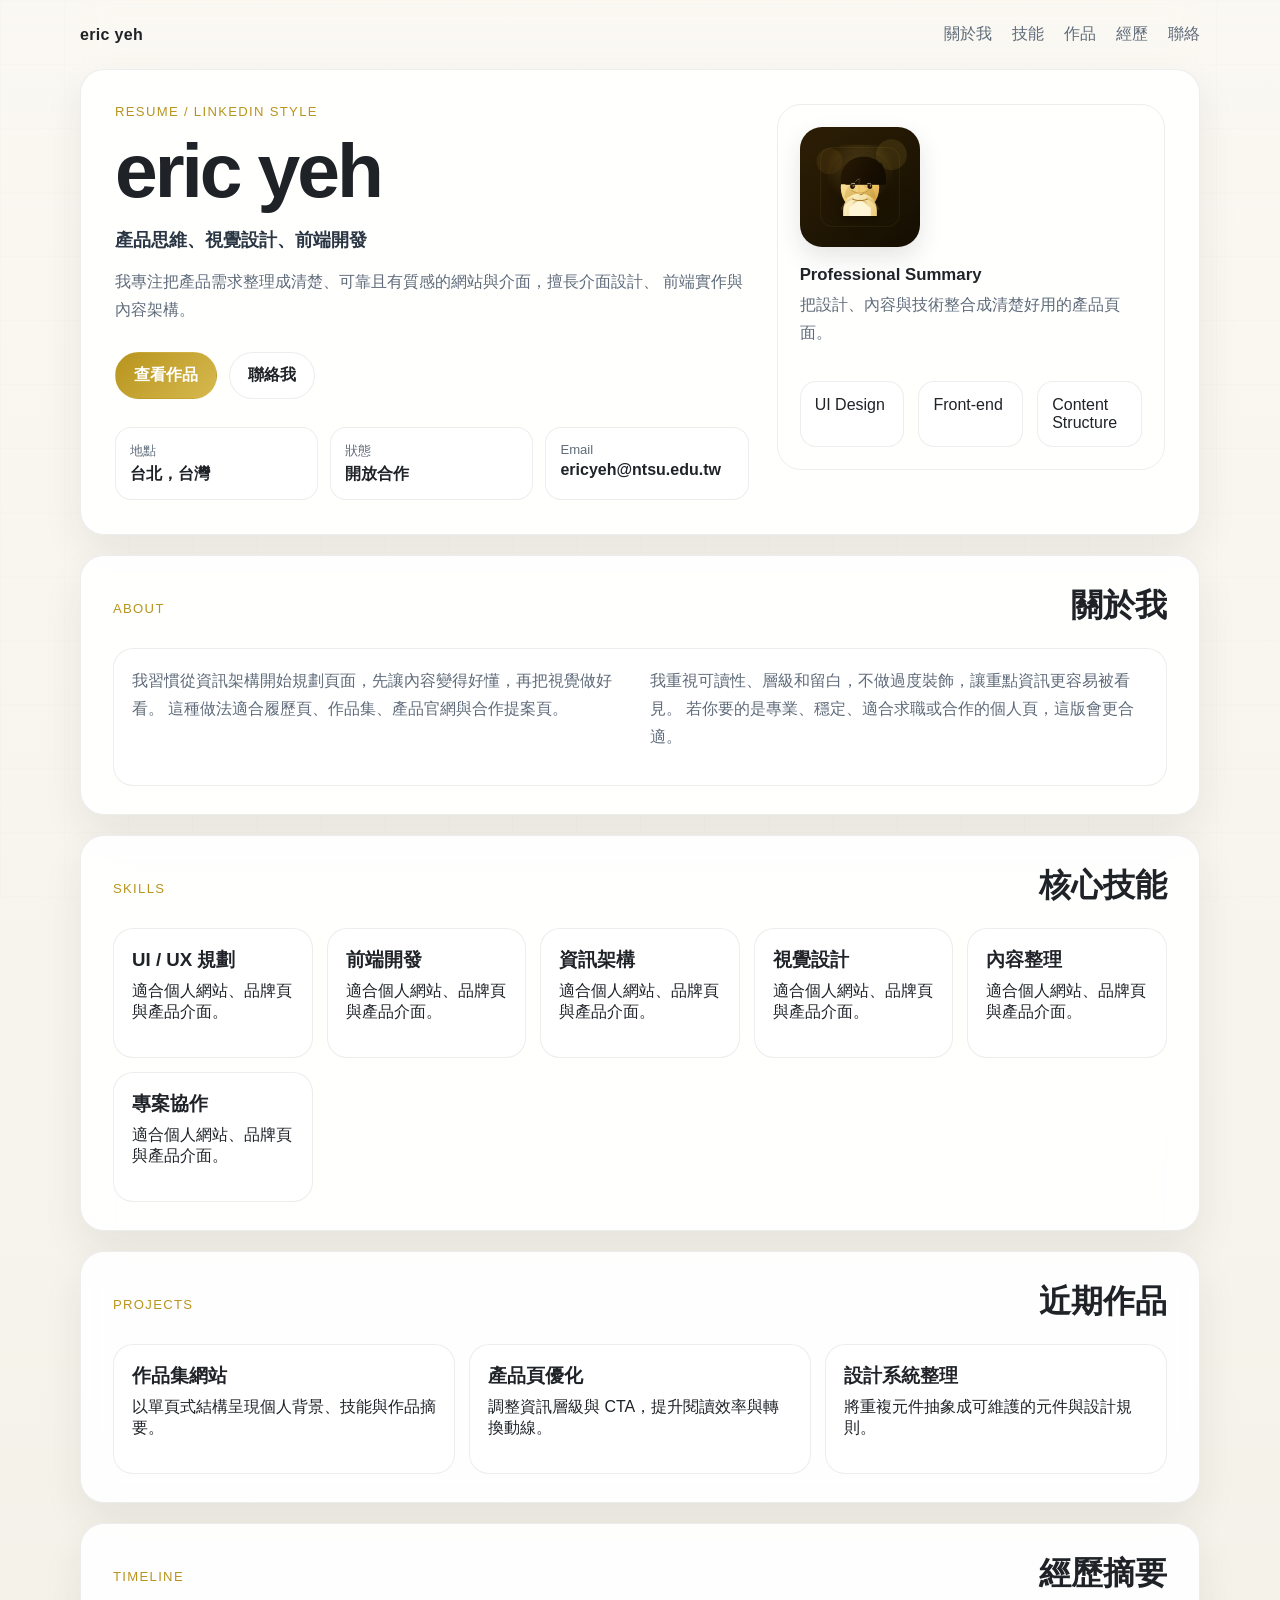
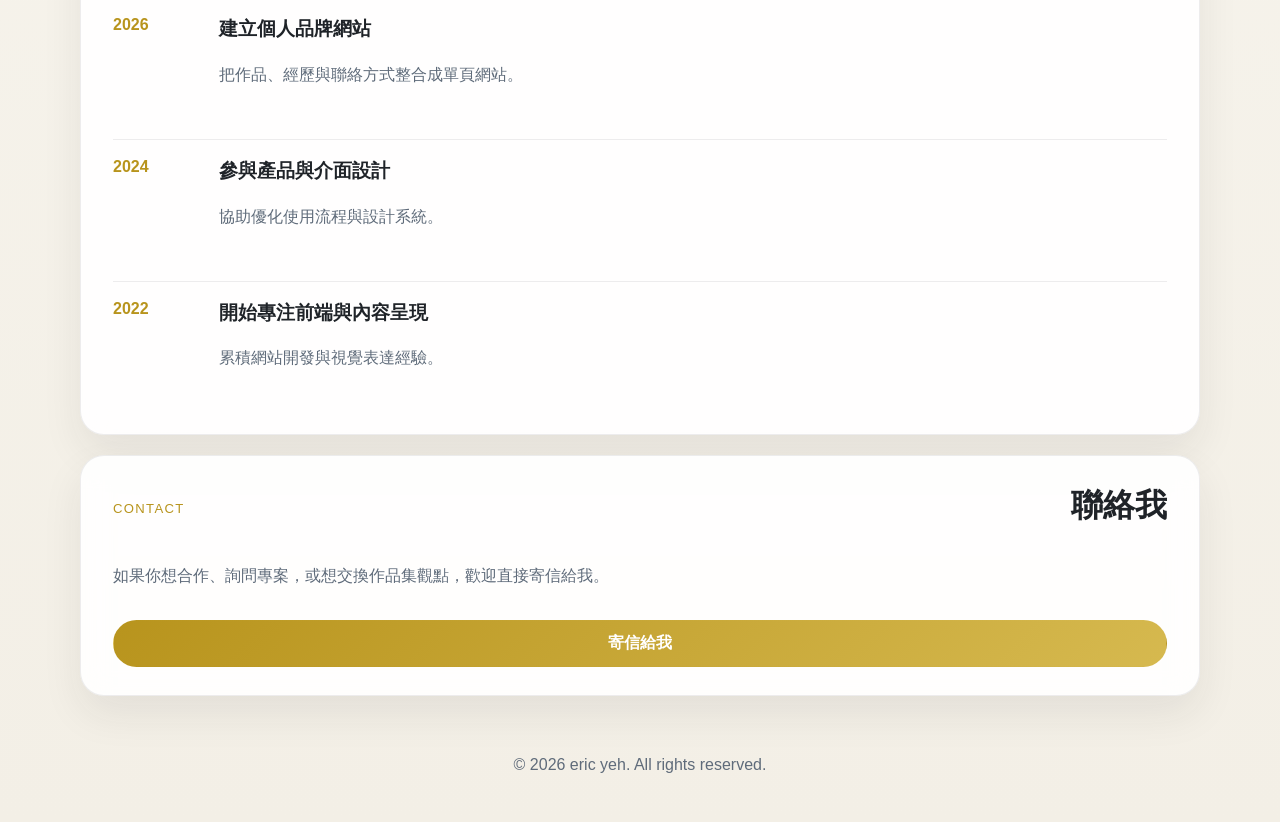
<file: index.html>
<!doctype html>
<html lang="zh-Hant">
  <head>
    <meta charset="UTF-8" />
    <meta name="viewport" content="width=device-width, initial-scale=1.0" />
    <meta
      name="description"
      content="個人網站，展示自我介紹、技能、作品與聯絡方式。"
    />
    <title>eric yeh | Resume</title>
    <link rel="stylesheet" href="./styles.css" />
  </head>
  <body>
    <div class="bg-grid"></div>

    <header class="topbar">
      <a class="brand" href="#home">eric yeh</a>
      <nav class="nav">
        <a href="#about">關於我</a>
        <a href="#skills">技能</a>
        <a href="#projects">作品</a>
        <a href="#timeline">經歷</a>
        <a href="#contact">聯絡</a>
      </nav>
    </header>

    <main id="home" class="shell">
      <section class="hero card">
        <div class="hero-copy">
          <p class="eyebrow">Resume / LinkedIn Style</p>
          <h1>eric yeh</h1>
          <p class="role">產品思維、視覺設計、前端開發</p>
          <p class="lead">
            我專注把產品需求整理成清楚、可靠且有質感的網站與介面，擅長介面設計、
            前端實作與內容架構。
          </p>
          <div class="hero-actions">
            <a class="button primary" href="#projects">查看作品</a>
            <a class="button secondary" href="#contact">聯絡我</a>
          </div>
          <ul class="quick-facts">
            <li><span>地點</span><strong>台北，台灣</strong></li>
            <li><span>狀態</span><strong>開放合作</strong></li>
            <li><span>Email</span><strong>ericyeh@ntsu.edu.tw</strong></li>
          </ul>
        </div>

        <aside class="profile-panel">
          <img class="avatar-image" src="./avatar.svg" alt="eric yeh 個人數位照片" />
          <div class="profile-meta">
            <h2>Professional Summary</h2>
            <p>把設計、內容與技術整合成清楚好用的產品頁面。</p>
          </div>
          <div class="profile-tags">
            <span>UI Design</span>
            <span>Front-end</span>
            <span>Content Structure</span>
          </div>
        </aside>
      </section>

      <section id="about" class="section card reveal">
        <div class="section-heading">
          <p class="eyebrow">About</p>
          <h2>關於我</h2>
        </div>
        <div class="about-grid about-card">
          <p>
            我習慣從資訊架構開始規劃頁面，先讓內容變得好懂，再把視覺做好看。
            這種做法適合履歷頁、作品集、產品官網與合作提案頁。
          </p>
          <p>
            我重視可讀性、層級和留白，不做過度裝飾，讓重點資訊更容易被看見。
            若你要的是專業、穩定、適合求職或合作的個人頁，這版會更合適。
          </p>
        </div>
      </section>

      <section id="skills" class="section card reveal">
        <div class="section-heading">
          <p class="eyebrow">Skills</p>
          <h2>核心技能</h2>
        </div>
        <div class="chip-grid" id="skillsList"></div>
      </section>

      <section id="projects" class="section card reveal">
        <div class="section-heading">
          <p class="eyebrow">Projects</p>
          <h2>近期作品</h2>
        </div>
        <div class="project-grid" id="projectsList"></div>
      </section>

      <section id="timeline" class="section card reveal">
        <div class="section-heading">
          <p class="eyebrow">Timeline</p>
          <h2>經歷摘要</h2>
        </div>
        <ol class="timeline">
          <li>
            <span>2026</span>
            <div>
              <h3>建立個人品牌網站</h3>
              <p>把作品、經歷與聯絡方式整合成單頁網站。</p>
            </div>
          </li>
          <li>
            <span>2024</span>
            <div>
              <h3>參與產品與介面設計</h3>
              <p>協助優化使用流程與設計系統。</p>
            </div>
          </li>
          <li>
            <span>2022</span>
            <div>
              <h3>開始專注前端與內容呈現</h3>
              <p>累積網站開發與視覺表達經驗。</p>
            </div>
          </li>
        </ol>
      </section>

      <section id="contact" class="section card reveal contact-card">
        <div class="section-heading">
          <p class="eyebrow">Contact</p>
          <h2>聯絡我</h2>
        </div>
        <p class="contact-copy">
          如果你想合作、詢問專案，或想交換作品集觀點，歡迎直接寄信給我。
        </p>
        <a class="button primary" href="mailto:ericyeh@ntsu.edu.tw">寄信給我</a>
      </section>
    </main>

    <footer class="footer">
      <p>© 2026 eric yeh. All rights reserved.</p>
    </footer>

    <script src="./script.js"></script>
  </body>
</html>
</file>
<file: styles.css>
:root {
  --bg: #f5f2e8;
  --panel: rgba(255, 255, 255, 0.92);
  --panel-strong: rgba(255, 255, 255, 0.98);
  --text: #1f2328;
  --muted: #5f6b7a;
  --accent: #b8941d;
  --accent-2: #d6b94f;
  --border: rgba(31, 35, 40, 0.08);
  --shadow: 0 18px 40px rgba(33, 38, 43, 0.08);
}

* { box-sizing: border-box; }

html {
  scroll-behavior: smooth;
}

body {
  margin: 0;
  min-height: 100vh;
  color: var(--text);
  font-family: "Segoe UI", "Noto Sans TC", "PingFang TC", sans-serif;
  background: linear-gradient(180deg, #faf8f2 0%, #f3efe6 100%);
  overflow-x: hidden;
}

a {
  color: inherit;
  text-decoration: none;
}

.bg-grid {
  position: fixed;
  pointer-events: none;
  inset: 0;
  opacity: 0.24;
  background-image:
    linear-gradient(rgba(31, 35, 40, 0.04) 1px, transparent 1px),
    linear-gradient(90deg, rgba(31, 35, 40, 0.04) 1px, transparent 1px);
  background-size: 64px 64px;
}

.topbar,
.shell,
.footer {
  width: min(1120px, calc(100% - 32px));
  margin: 0 auto;
}

.topbar {
  display: flex;
  align-items: center;
  justify-content: space-between;
  padding: 24px 0;
  position: sticky;
  top: 0;
  backdrop-filter: blur(14px);
  z-index: 10;
}

.brand {
  font-weight: 700;
  letter-spacing: 0.02em;
}

.nav {
  display: flex;
  gap: 20px;
  color: var(--muted);
}

.nav a:hover,
.brand:hover {
  color: var(--text);
}

.shell {
  display: grid;
  gap: 20px;
  padding-bottom: 48px;
}

.card {
  background: var(--panel);
  border: 1px solid var(--border);
  box-shadow: var(--shadow);
  border-radius: 24px;
  backdrop-filter: blur(14px);
}

.hero {
  display: grid;
  grid-template-columns: 1.55fr 0.95fr;
  gap: 28px;
  padding: 34px;
}

.eyebrow {
  margin: 0 0 12px;
  color: var(--accent);
  letter-spacing: 0.1em;
  text-transform: uppercase;
  font-size: 0.82rem;
}

h1,
h2,
h3,
p {
  margin-top: 0;
}

h1 {
  font-size: clamp(2.8rem, 6vw, 4.8rem);
  line-height: 1.02;
  letter-spacing: -0.04em;
  margin-bottom: 18px;
}

.role {
  margin: 0 0 16px;
  font-size: 1.15rem;
  font-weight: 600;
  color: #2a3644;
}

.lead,
.contact-copy,
.about-grid p,
.timeline p,
.profile-meta p {
  color: var(--muted);
  line-height: 1.75;
}

.hero-actions {
  display: flex;
  gap: 12px;
  flex-wrap: wrap;
  margin: 28px 0;
}

.button {
  display: inline-flex;
  align-items: center;
  justify-content: center;
  padding: 12px 18px;
  border-radius: 999px;
  border: 1px solid transparent;
  font-weight: 600;
}

.primary {
  background: linear-gradient(135deg, var(--accent), var(--accent-2));
  color: #fff;
}

.secondary {
  border-color: var(--border);
  color: var(--text);
  background: #fff;
}

.quick-facts {
  list-style: none;
  padding: 0;
  margin: 28px 0 0;
  display: grid;
  grid-template-columns: repeat(3, minmax(0, 1fr));
  gap: 12px;
}

.quick-facts li,
.profile-tags span,
.info-list li {
  border: 1px solid var(--border);
  border-radius: 16px;
  padding: 14px;
  background: rgba(255, 255, 255, 0.7);
}

.quick-facts span,
.info-list span {
  display: block;
  color: var(--muted);
  font-size: 0.82rem;
  margin-bottom: 4px;
}

.quick-facts strong,
.info-list strong {
  display: block;
  font-size: 1rem;
  margin-bottom: 0;
}

.profile-tags {
  display: grid;
  grid-template-columns: repeat(3, minmax(0, 1fr));
  gap: 14px;
}

.profile-panel {
  border: 1px solid var(--border);
  border-radius: 24px;
  padding: 22px;
  display: flex;
  flex-direction: column;
  gap: 18px;
  align-self: start;
}

.avatar {
  width: 92px;
  height: 92px;
  border-radius: 24px;
  display: grid;
  place-items: center;
  background: linear-gradient(135deg, rgba(124, 247, 212, 0.24), rgba(143, 183, 255, 0.18));
  font-size: 2.2rem;
  font-weight: 800;
}

.avatar-image {
  width: 120px;
  height: 120px;
  border-radius: 22px;
  object-fit: cover;
  box-shadow: 0 10px 24px rgba(33, 38, 43, 0.12);
}

.section {
  padding: 28px 32px;
}

.section-heading {
  display: flex;
  align-items: end;
  justify-content: space-between;
  gap: 16px;
  margin-bottom: 20px;
}

.section-heading h2 {
  margin: 0;
  font-size: clamp(1.4rem, 2.5vw, 2rem);
}

.about-grid {
  display: grid;
  grid-template-columns: repeat(2, minmax(0, 1fr));
  gap: 20px;
}

.about-card {
  background: rgba(255, 255, 255, 0.72);
  border: 1px solid var(--border);
  padding: 18px;
  border-radius: 20px;
}

.chip-grid,
.project-grid {
  display: grid;
  grid-template-columns: repeat(auto-fit, minmax(180px, 1fr));
  gap: 14px;
}

.chip,
.project {
  border: 1px solid var(--border);
  border-radius: 20px;
  padding: 18px;
  background: rgba(255, 255, 255, 0.72);
}

.chip h3,
.project h3 {
  margin-bottom: 8px;
}

.timeline {
  list-style: none;
  padding: 0;
  margin: 0;
  display: grid;
  gap: 16px;
}

.timeline li {
  display: grid;
  grid-template-columns: 90px 1fr;
  gap: 16px;
  padding: 18px 0;
  border-top: 1px solid var(--border);
}

.timeline li:first-child {
  border-top: 0;
  padding-top: 0;
}

.timeline span {
  color: var(--accent);
  font-weight: 700;
}

.profile-meta h2 {
  margin-bottom: 6px;
}

.profile-panel h2 {
  font-size: 1.05rem;
}

.contact-card {
  display: grid;
  gap: 14px;
}

.footer {
  padding: 12px 0 32px;
  color: var(--muted);
  text-align: center;
}

.reveal {
  transform: translateY(18px);
  opacity: 0;
  transition: opacity 0.7s ease, transform 0.7s ease;
}

.reveal.visible {
  transform: translateY(0);
  opacity: 1;
}

@media (max-width: 900px) {
  .hero,
  .about-grid {
    grid-template-columns: 1fr;
  }

  .topbar {
    flex-direction: column;
    gap: 14px;
  }

  .nav {
    flex-wrap: wrap;
    justify-content: center;
  }
}

@media (max-width: 640px) {
  .hero,
  .section {
    padding: 22px;
  }

  .quick-facts,
  .profile-tags {
    grid-template-columns: 1fr;
  }

  .timeline li {
    grid-template-columns: 1fr;
    gap: 8px;
  }
}
</file>
